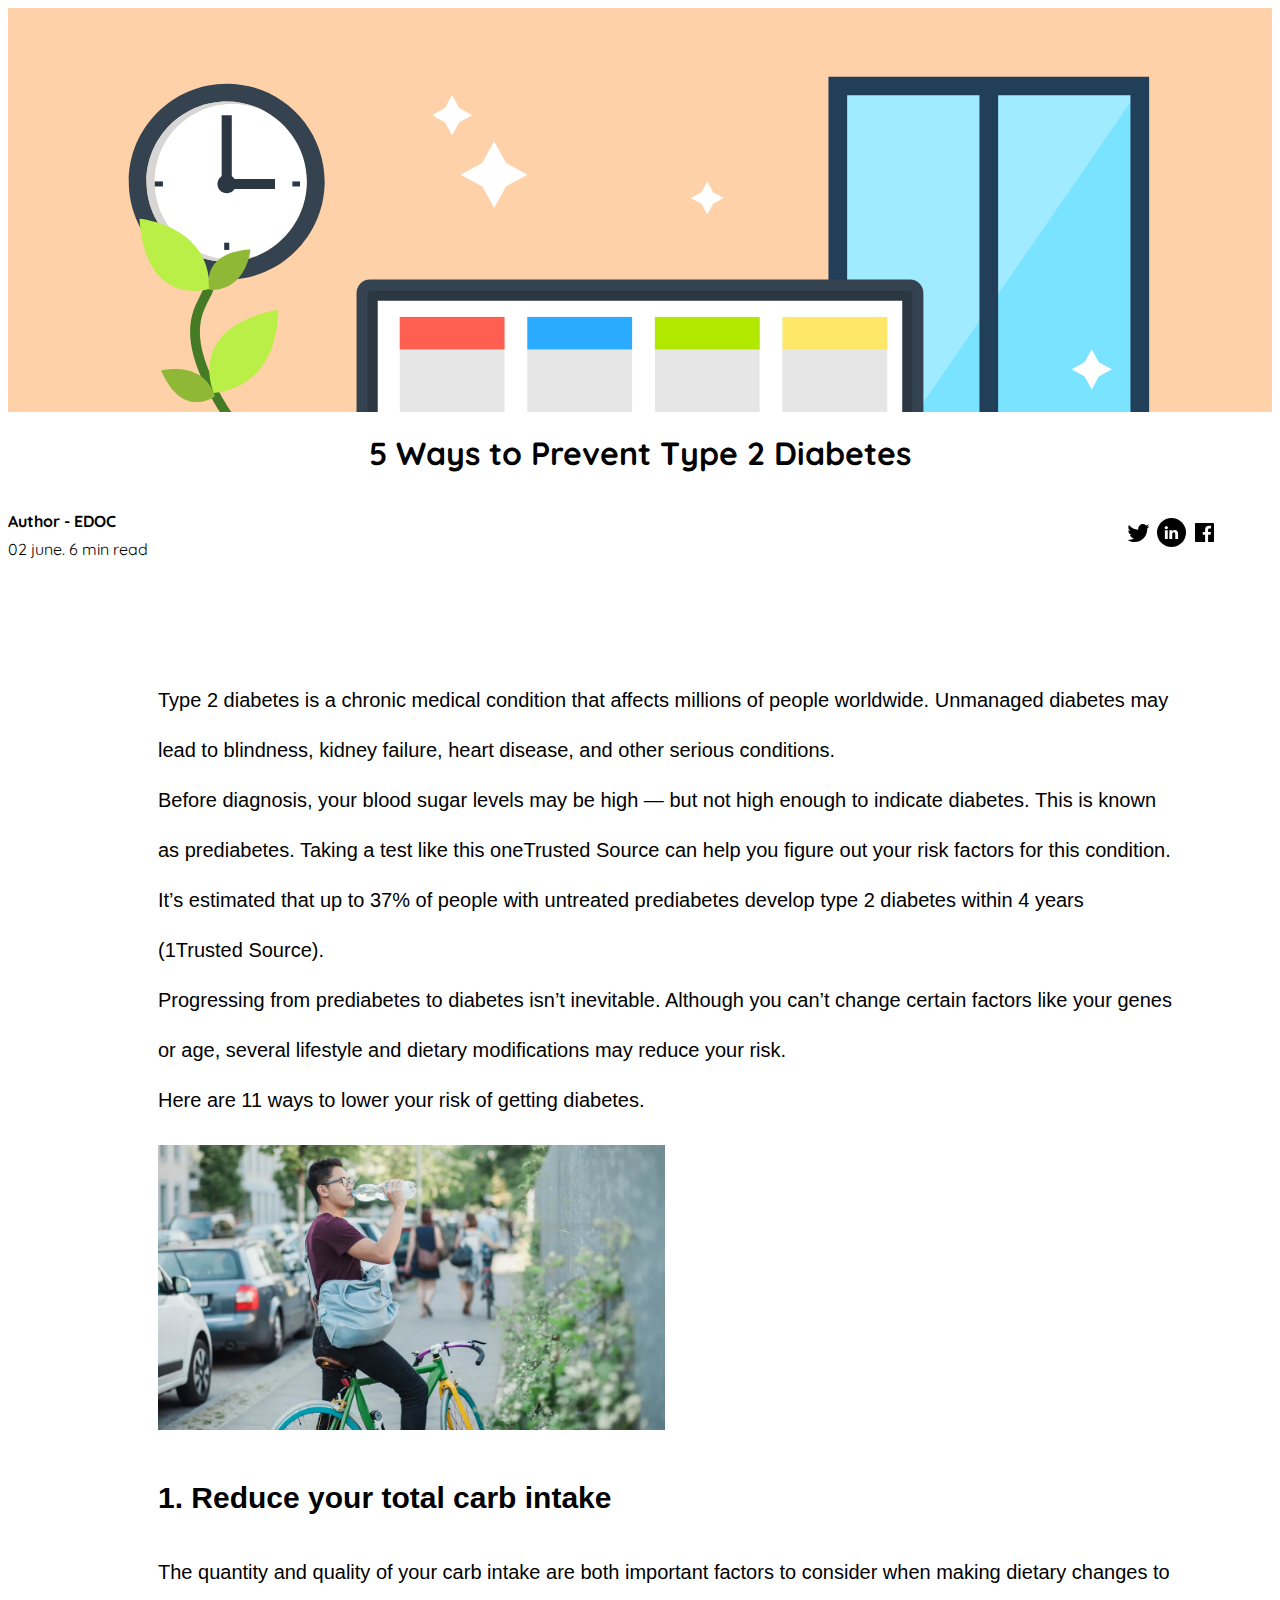
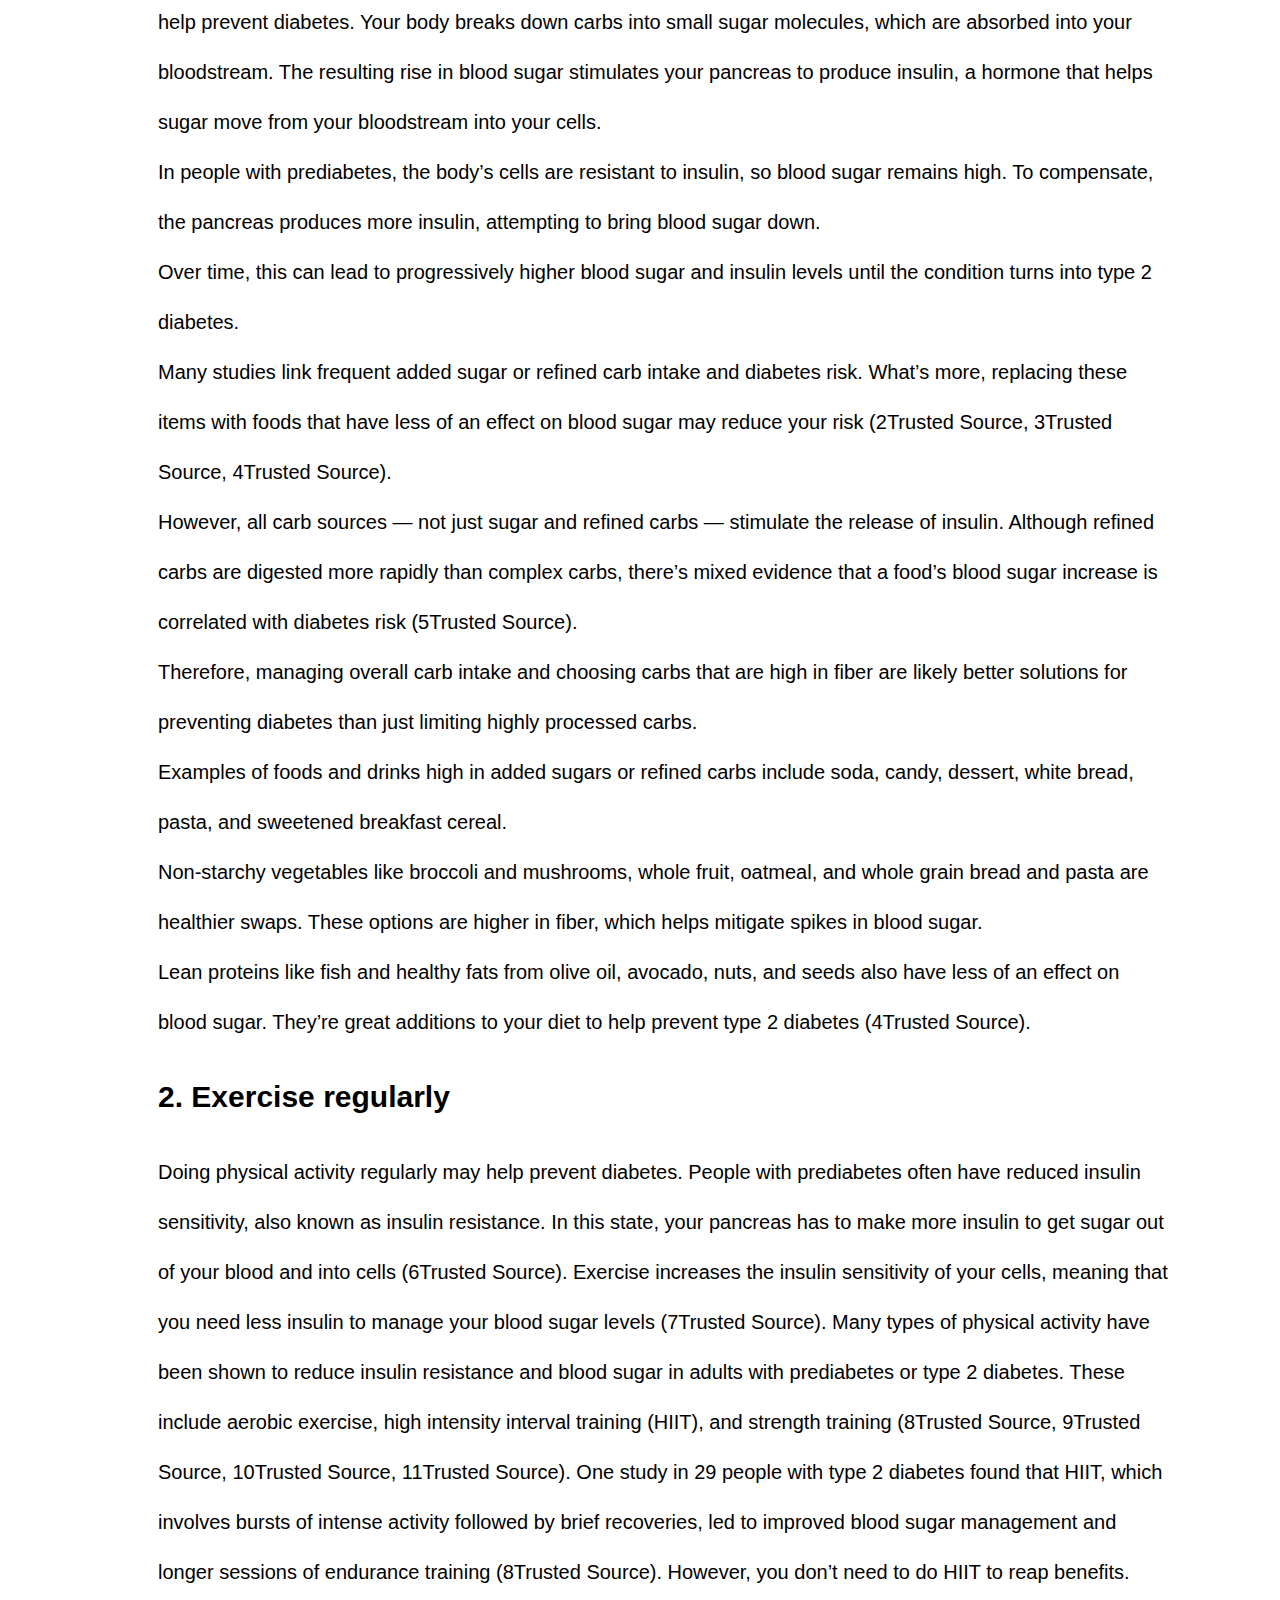
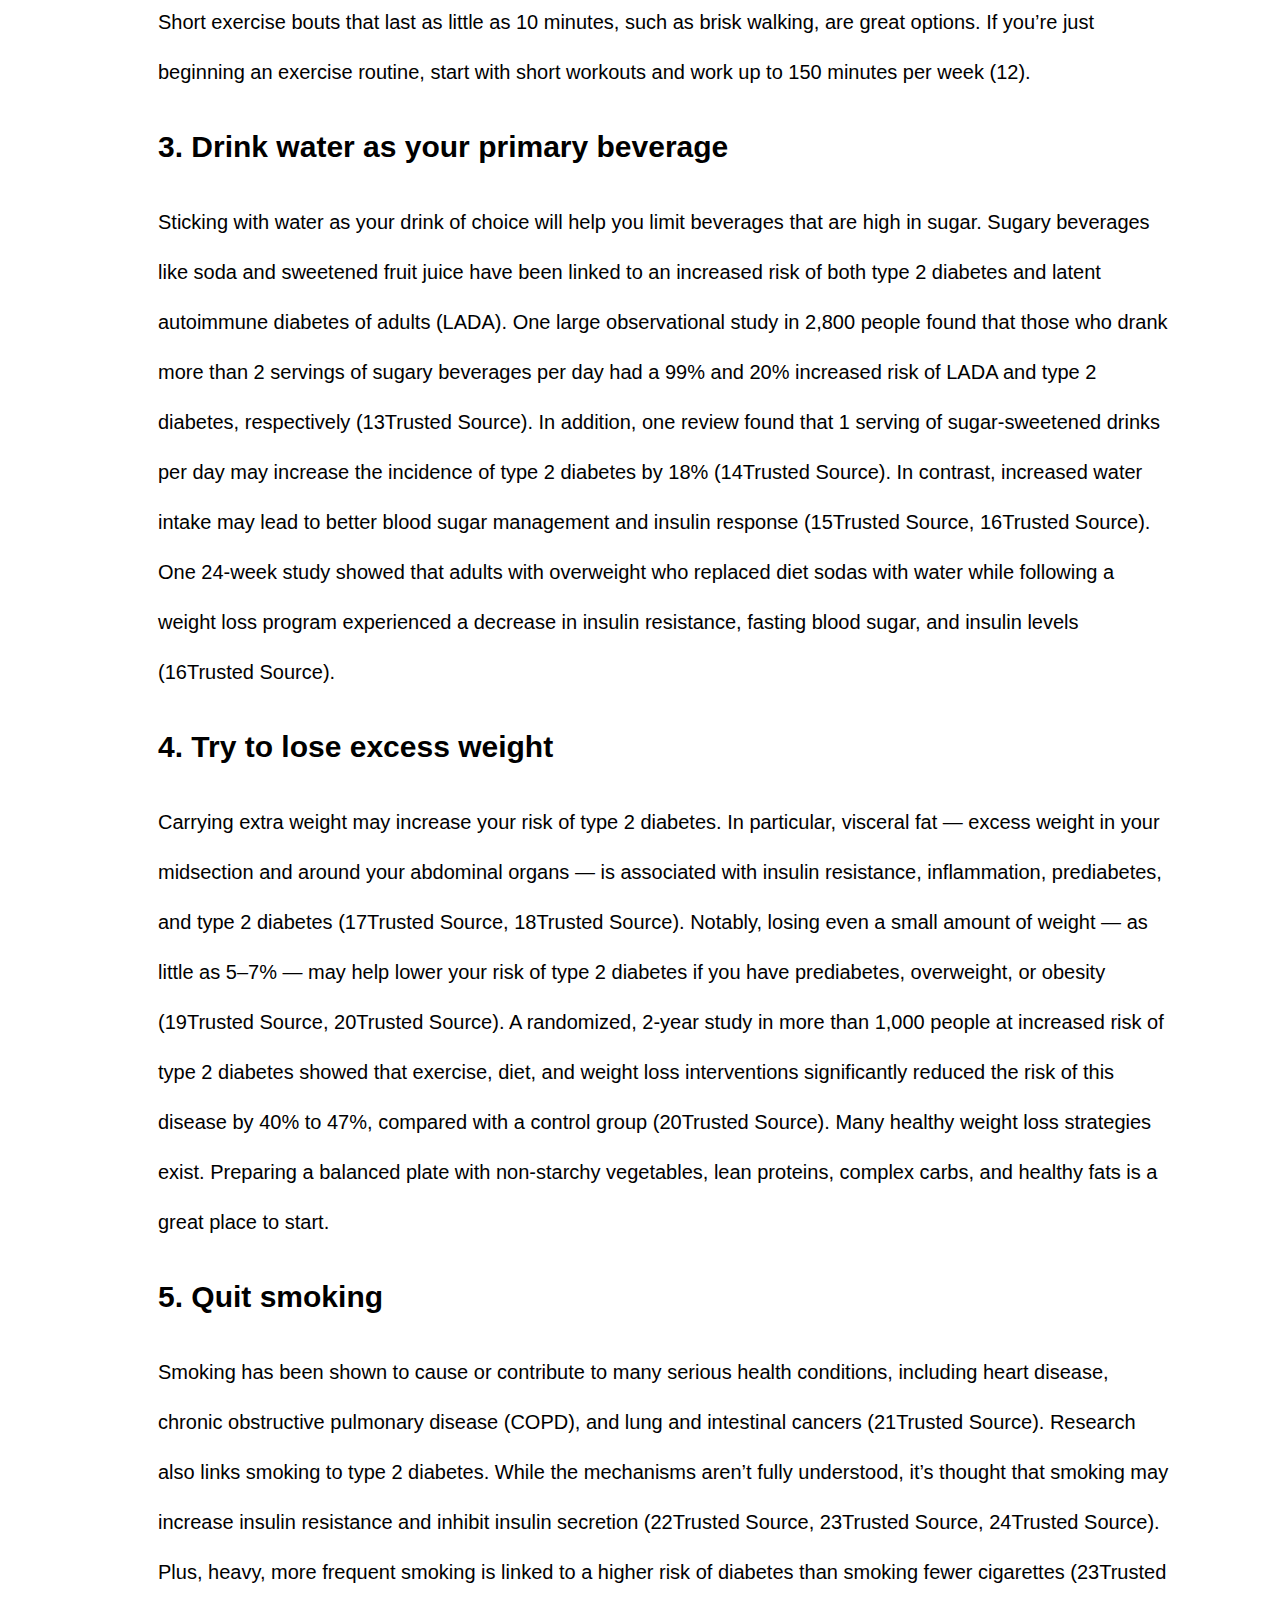
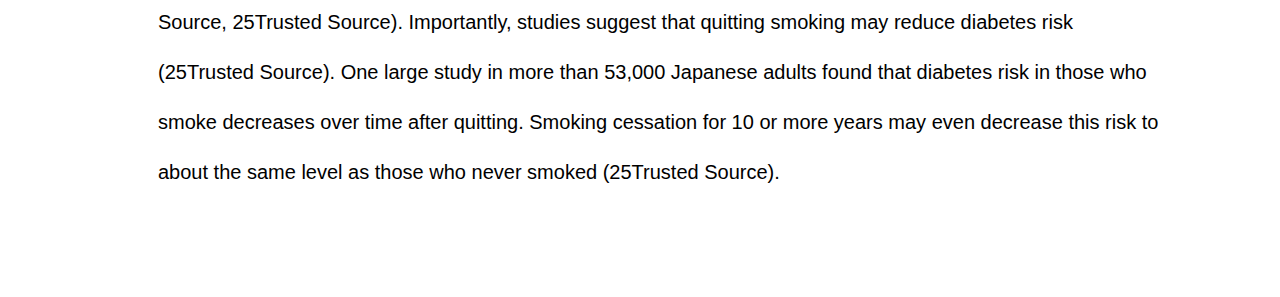
<file: templates/blogpost.html>
<!DOCTYPE html>
<html lang="en">
<head>
    <meta charset="UTF-8">
    <meta http-equiv="X-UA-Compatible" content="IE=edge">
    <meta name="viewport" content="width=device-width, initial-scale=1.0">
    <link rel="preconnect" href="https://fonts.googleapis.com">
    <link rel="preconnect" href="https://fonts.gstatic.com" crossorigin>
    <link href="https://fonts.googleapis.com/css2?family=Quicksand:wght@300display=swap" rel="stylesheet">
    <link rel="stylesheet" href="../static/css/blogpost.css">
    <title>EDOC BLog</title>
</head>
<body>
    <div class="post-img">
        <img src="../static/images/11.svg" alt="">
    </div>
    <div class="m-auto blog-post-content max-width-2 m-auto my-2">
        <h1 class="font1">5 Ways to Prevent Type 2 Diabetes</h1>
        <div class="blogpost-meta">
            <div class="author-info">
                <div>
                <b>
                  Author - EDOC
                </b>
                </div>
                <div>02 june. 6 min read</div>
            </div>
            <div class="social">
                <svg width="29" height="29" class="hk"><path d="M22.05 7.54a4.47 4.47 0 0 0-3.3-1.46 4.53 4.53 0 0 0-4.53 4.53c0 .35.04.7.08 1.05A12.9 12.9 0 0 1 5 6.89a5.1 5.1 0 0 0-.65 2.26c.03 1.6.83 2.99 2.02 3.79a4.3 4.3 0 0 1-2.02-.57v.08a4.55 4.55 0 0 0 3.63 4.44c-.4.08-.8.13-1.21.16l-.81-.08a4.54 4.54 0 0 0 4.2 3.15 9.56 9.56 0 0 1-5.66 1.94l-1.05-.08c2 1.27 4.38 2.02 6.94 2.02 8.3 0 12.86-6.9 12.84-12.85.02-.24 0-.43 0-.65a8.68 8.68 0 0 0 2.26-2.34c-.82.38-1.7.62-2.6.72a4.37 4.37 0 0 0 1.95-2.51c-.84.53-1.81.9-2.83 1.13z"></path></svg>

                <svg style="background: black;
                border-radius: 21px;" width="29" height="29" viewBox="0 0 29 29" fill="none" class="hk"><path d="M5 6.36C5 5.61 5.63 5 6.4 5h16.2c.77 0 1.4.61 1.4 1.36v16.28c0 .75-.63 1.36-1.4 1.36H6.4c-.77 0-1.4-.6-1.4-1.36V6.36z"></path><path fill-rule="evenodd" clip-rule="evenodd" d="M10.76 20.9v-8.57H7.89v8.58h2.87zm-1.44-9.75c1 0 1.63-.65 1.63-1.48-.02-.84-.62-1.48-1.6-1.48-.99 0-1.63.64-1.63 1.48 0 .83.62 1.48 1.59 1.48h.01zM12.35 20.9h2.87v-4.79c0-.25.02-.5.1-.7.2-.5.67-1.04 1.46-1.04 1.04 0 1.46.8 1.46 1.95v4.59h2.87v-4.92c0-2.64-1.42-3.87-3.3-3.87-1.55 0-2.23.86-2.61 1.45h.02v-1.24h-2.87c.04.8 0 8.58 0 8.58z" fill="#fff"></path></svg>

                <svg width="29" height="29" class="hk"><path d="M23.2 5H5.8a.8.8 0 0 0-.8.8V23.2c0 .44.35.8.8.8h9.3v-7.13h-2.38V13.9h2.38v-2.38c0-2.45 1.55-3.66 3.74-3.66 1.05 0 1.95.08 2.2.11v2.57h-1.5c-1.2 0-1.48.57-1.48 1.4v1.96h2.97l-.6 2.97h-2.37l.05 7.12h5.1a.8.8 0 0 0 .79-.8V5.8a.8.8 0 0 0-.8-.79"></path></svg>

            </div>
        </div>
    </div>

    <section id=" container">
            <div class="article">
                <p>Type 2 diabetes is a chronic medical condition that affects millions of people worldwide. Unmanaged diabetes may lead to blindness, kidney failure, heart disease, and other serious conditions. <br>

                    Before diagnosis, your blood sugar levels may be high — but not high enough to indicate diabetes. This is known as prediabetes. Taking a test like this oneTrusted Source can help you figure out your risk factors for this condition. <br>
                    
                    It’s estimated that up to 37% of people with untreated prediabetes develop type 2 diabetes within 4 years (1Trusted Source). <br>
                    
                    Progressing from prediabetes to diabetes isn’t inevitable. Although you can’t change certain factors like your genes or age, several lifestyle and dietary modifications may reduce your risk. <br>
                    
                    Here are 11 ways to lower your risk of getting diabetes.
                </p>

                    <img src="../static/images/man.png" class = "inline-img" alt="a man drinking water">

                    <h2>1. Reduce your total carb intake</h2>

                    <p>The quantity and quality of your carb intake are both important factors to consider when making dietary changes to help prevent diabetes.

                        Your body breaks down carbs into small sugar molecules, which are absorbed into your bloodstream. The resulting rise in blood sugar stimulates your pancreas to produce insulin, a hormone that helps sugar move from your bloodstream into your cells. <br>
                        
                        In people with prediabetes, the body’s cells are resistant to insulin, so blood sugar remains high. To compensate, the pancreas produces more insulin, attempting to bring blood sugar down. <br>
                        
                        Over time, this can lead to progressively higher blood sugar and insulin levels until the condition turns into type 2 diabetes. <br>
                        
                        Many studies link frequent added sugar or refined carb intake and diabetes risk. What’s more, replacing these items with foods that have less of an effect on blood sugar may reduce your risk (2Trusted Source, 3Trusted Source, 4Trusted Source). <br>
                        
                        However, all carb sources — not just sugar and refined carbs — stimulate the release of insulin. Although refined carbs are digested more rapidly than complex carbs, there’s mixed evidence that a food’s blood sugar increase is correlated with diabetes risk (5Trusted Source). <br>
                        
                        Therefore, managing overall carb intake and choosing carbs that are high in fiber are likely better solutions for preventing diabetes than just limiting highly processed carbs. <br>
                        
                        Examples of foods and drinks high in added sugars or refined carbs include soda, candy, dessert, white bread, pasta, and sweetened breakfast cereal. <br>
                        
                        Non-starchy vegetables like broccoli and mushrooms, whole fruit, oatmeal, and whole grain bread and pasta are healthier swaps. These options are higher in fiber, which helps mitigate spikes in blood sugar. <br>
                        
                        Lean proteins like fish and healthy fats from olive oil, avocado, nuts, and seeds also have less of an effect on blood sugar. They’re great additions to your diet to help prevent type 2 diabetes (4Trusted Source).</p>

                        <h2>2. Exercise regularly</h2>
                        <p>Doing physical activity regularly may help prevent diabetes.

                            People with prediabetes often have reduced insulin sensitivity, also known as insulin resistance. In this state, your pancreas has to make more insulin to get sugar out of your blood and into cells (6Trusted Source).
                            
                            Exercise increases the insulin sensitivity of your cells, meaning that you need less insulin to manage your blood sugar levels (7Trusted Source).
                            
                            Many types of physical activity have been shown to reduce insulin resistance and blood sugar in adults with prediabetes or type 2 diabetes. These include aerobic exercise, high intensity interval training (HIIT), and strength training (8Trusted Source, 9Trusted Source, 10Trusted Source, 11Trusted Source).
                            
                            One study in 29 people with type 2 diabetes found that HIIT, which involves bursts of intense activity followed by brief recoveries, led to improved blood sugar management and longer sessions of endurance training (8Trusted Source).
                            
                            However, you don’t need to do HIIT to reap benefits. Short exercise bouts that last as little as 10 minutes, such as brisk walking, are great options. If you’re just beginning an exercise routine, start with short workouts and work up to 150 minutes per week (12).</p>

                            <h2>3. Drink water as your primary beverage</h2>
                            <p>Sticking with water as your drink of choice will help you limit beverages that are high in sugar.

                                Sugary beverages like soda and sweetened fruit juice have been linked to an increased risk of both type 2 diabetes and latent autoimmune diabetes of adults (LADA).
                                
                                One large observational study in 2,800 people found that those who drank more than 2 servings of sugary beverages per day had a 99% and 20% increased risk of LADA and type 2 diabetes, respectively (13Trusted Source).
                                
                                In addition, one review found that 1 serving of sugar-sweetened drinks per day may increase the incidence of type 2 diabetes by 18% (14Trusted Source).
                                
                                In contrast, increased water intake may lead to better blood sugar management and insulin response (15Trusted Source, 16Trusted Source).
                                
                                One 24-week study showed that adults with overweight who replaced diet sodas with water while following a weight loss program experienced a decrease in insulin resistance, fasting blood sugar, and insulin levels (16Trusted Source).</p>

                                <h2>4. Try to lose excess weight</h2>
                                <p>Carrying extra weight may increase your risk of type 2 diabetes.

                                    In particular, visceral fat — excess weight in your midsection and around your abdominal organs — is associated with insulin resistance, inflammation, prediabetes, and type 2 diabetes (17Trusted Source, 18Trusted Source).
                                    
                                    Notably, losing even a small amount of weight — as little as 5–7% — may help lower your risk of type 2 diabetes if you have prediabetes, overweight, or obesity (19Trusted Source, 20Trusted Source).
                                    
                                    A randomized, 2-year study in more than 1,000 people at increased risk of type 2 diabetes showed that exercise, diet, and weight loss interventions significantly reduced the risk of this disease by 40% to 47%, compared with a control group (20Trusted Source).
                                    
                                    Many healthy weight loss strategies exist. Preparing a balanced plate with non-starchy vegetables, lean proteins, complex carbs, and healthy fats is a great place to start.</p>
                                <h2>5. Quit smoking</h2>
                                <p>Smoking has been shown to cause or contribute to many serious health conditions, including heart disease, chronic obstructive pulmonary disease (COPD), and lung and intestinal cancers (21Trusted Source).

                                    Research also links smoking to type 2 diabetes. While the mechanisms aren’t fully understood, it’s thought that smoking may increase insulin resistance and inhibit insulin secretion (22Trusted Source, 23Trusted Source, 24Trusted Source).
                                    
                                    Plus, heavy, more frequent smoking is linked to a higher risk of diabetes than smoking fewer cigarettes (23Trusted Source, 25Trusted Source).
                                    
                                    Importantly, studies suggest that quitting smoking may reduce diabetes risk (25Trusted Source).
                                    
                                    One large study in more than 53,000 Japanese adults found that diabetes risk in those who smoke decreases over time after quitting. Smoking cessation for 10 or more years may even decrease this risk to about the same level as those who never smoked (25Trusted Source).</p>
                
            </div>
    </section>
</body>
</html>
</file>
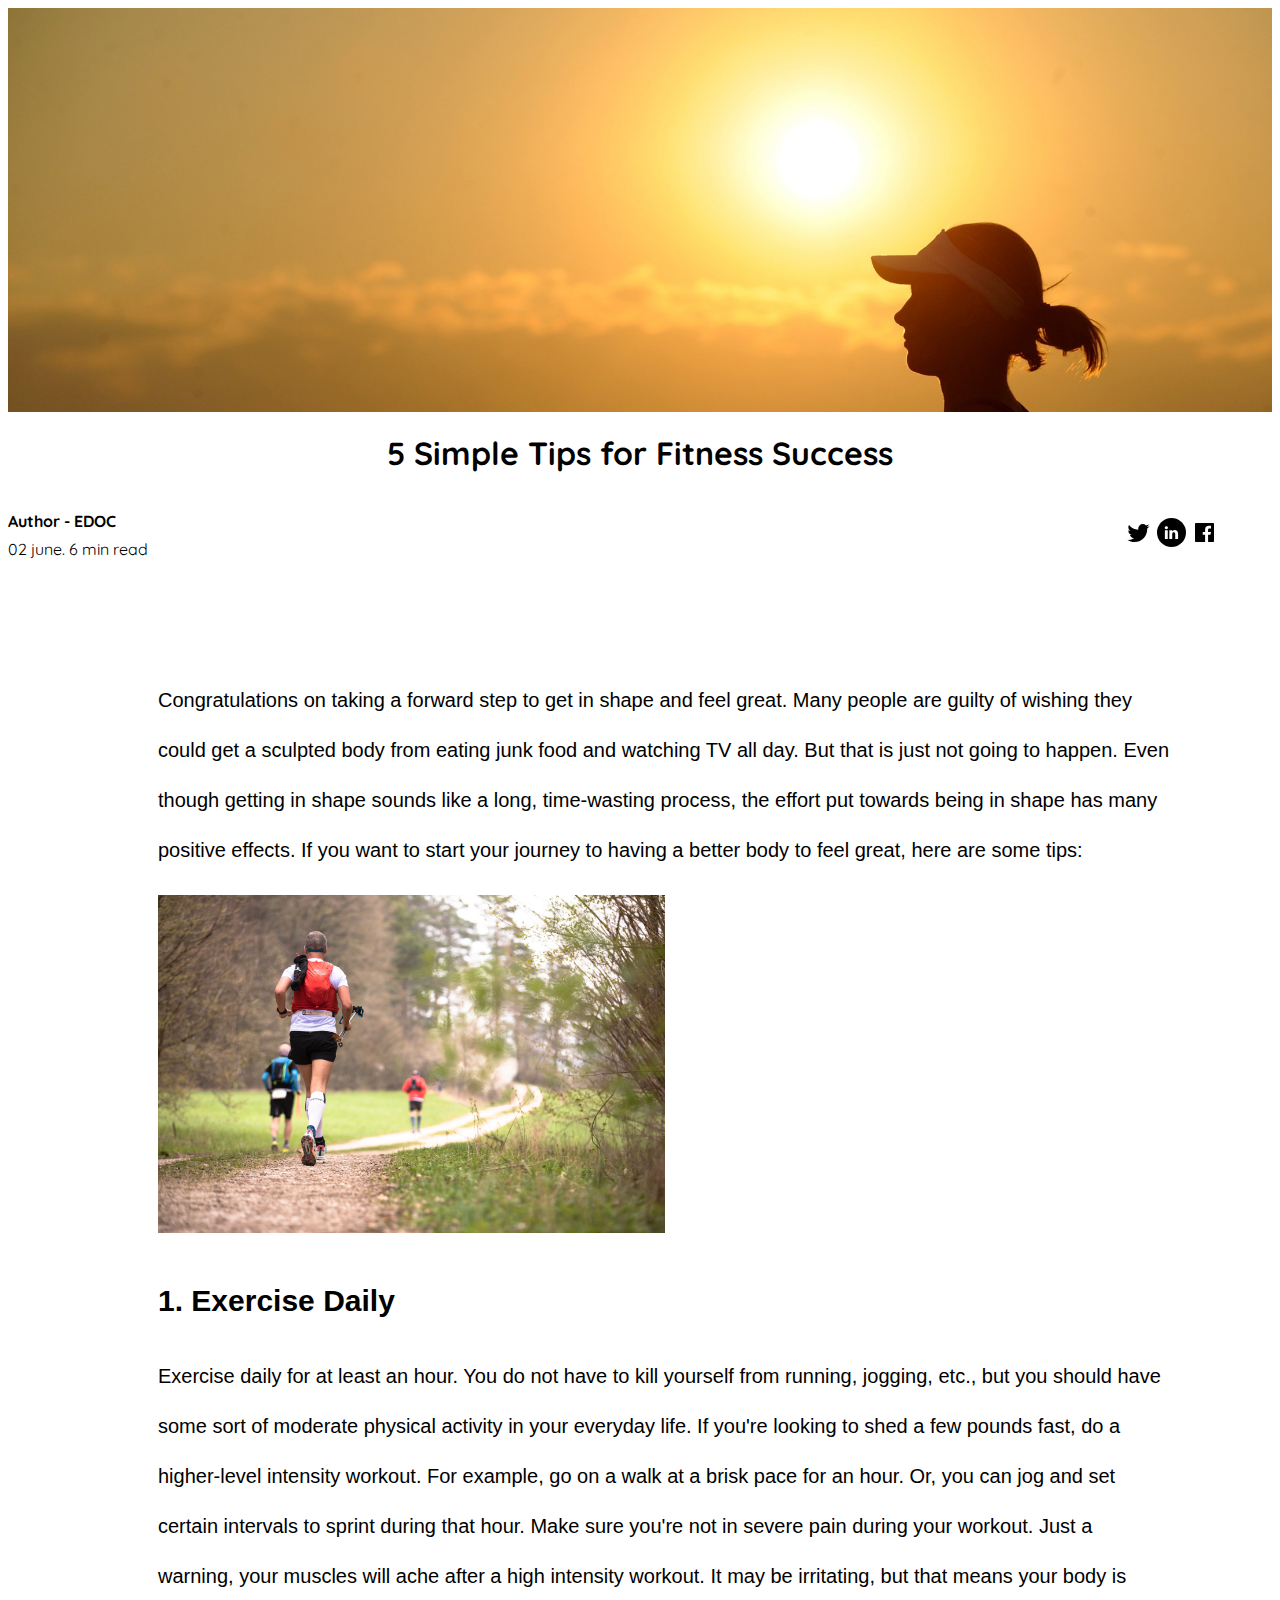
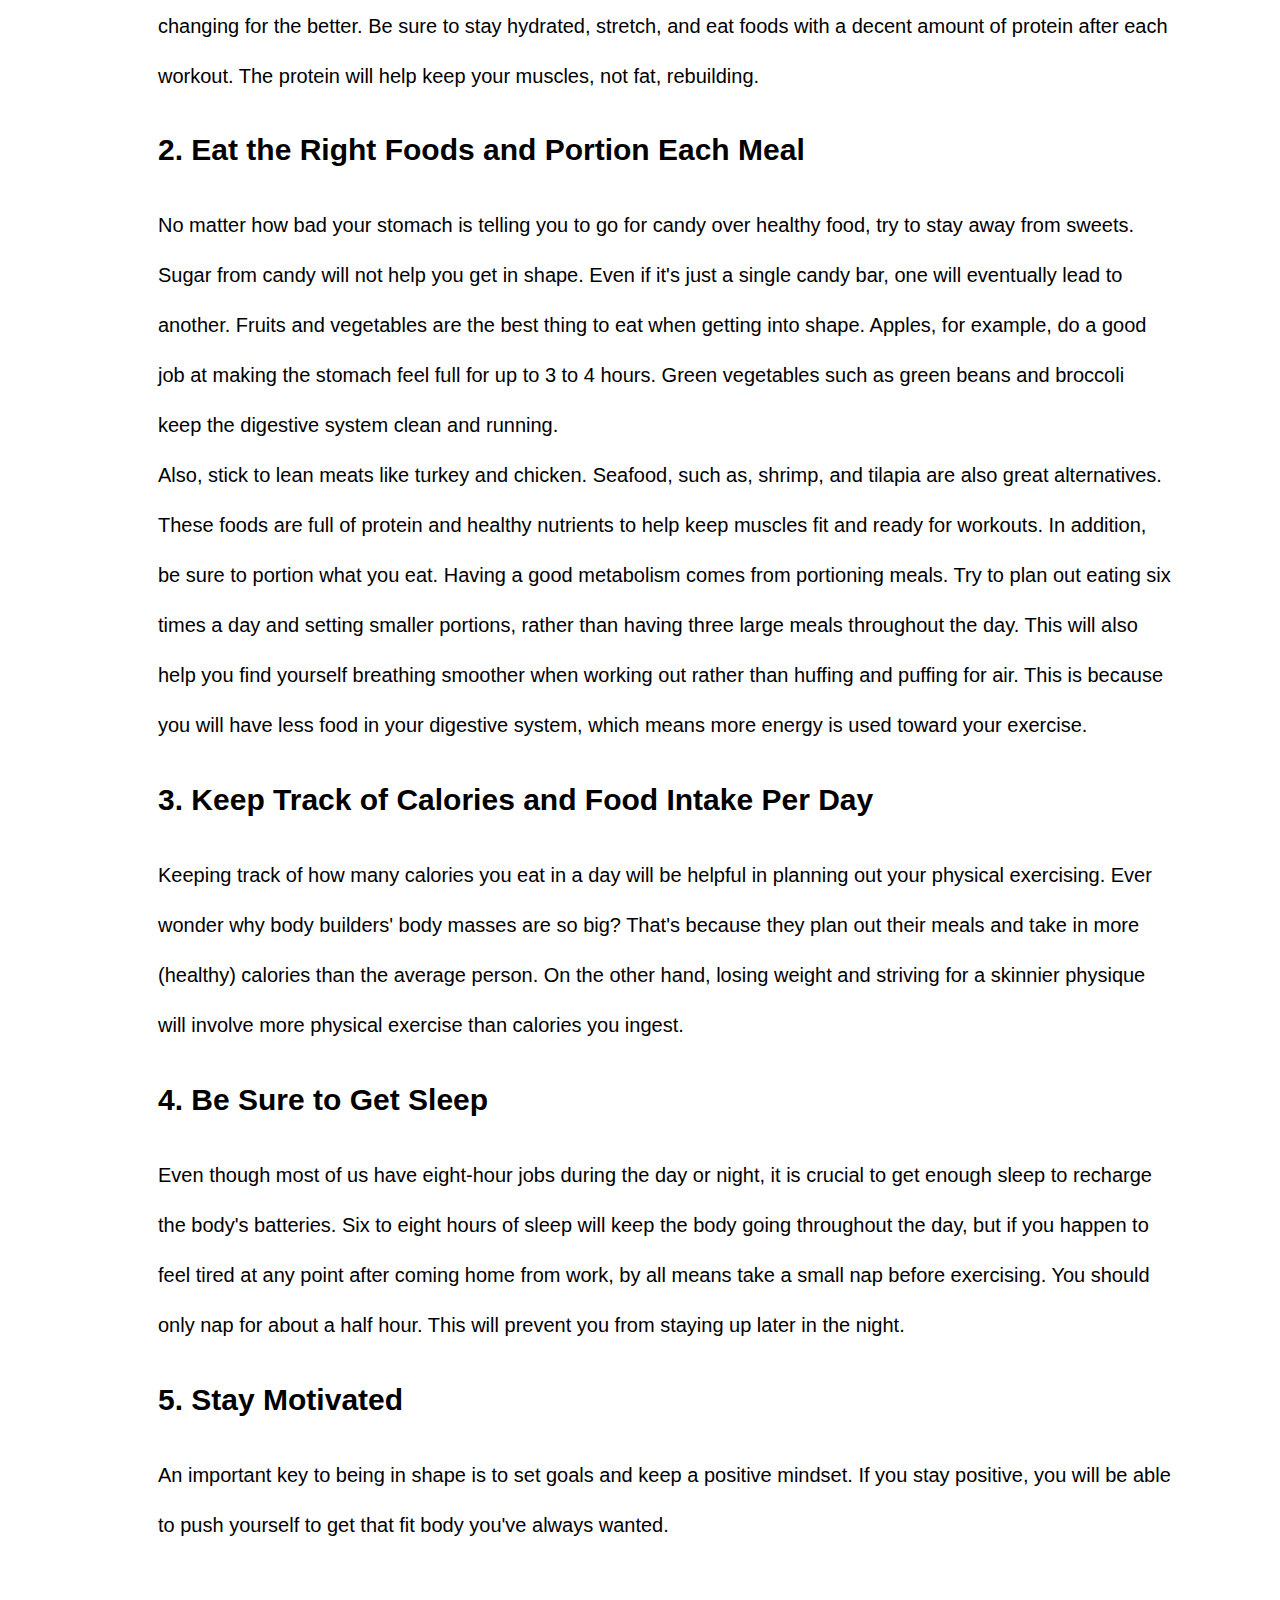
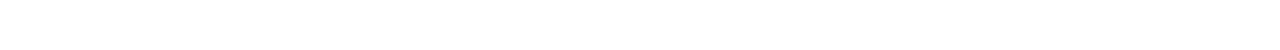
<file: templates/blogpost2.html>
<!DOCTYPE html>
<html lang="en">

<head>
    <meta charset="UTF-8">
    <meta http-equiv="X-UA-Compatible" content="IE=edge">
    <meta name="viewport" content="width=device-width, initial-scale=1.0">
    <link rel="preconnect" href="https://fonts.googleapis.com">
    <link rel="preconnect" href="https://fonts.gstatic.com" crossorigin>
    <link href="https://fonts.googleapis.com/css2?family=Quicksand:wght@300display=swap" rel="stylesheet">
    <link rel="stylesheet" href="../static/css/blogpost.css">
    <title>EDOC BLog</title>
</head>

<body>
    <div class="post-img">
        <img src="../static/images/WomenRunning.jpg"  alt="">
    </div>
    <div class="m-auto blog-post-content max-width-2 m-auto my-2">
        <h1 class="font1">5 Simple Tips for Fitness Success
        </h1>
        <div class="blogpost-meta">
            <div class="author-info">
                <div>
                    <b>
                        Author - EDOC
                    </b>
                </div>
                <div>02 june. 6 min read</div>
            </div>
            <div class="social">
                <svg width="29" height="29" class="hk">
                    <path
                        d="M22.05 7.54a4.47 4.47 0 0 0-3.3-1.46 4.53 4.53 0 0 0-4.53 4.53c0 .35.04.7.08 1.05A12.9 12.9 0 0 1 5 6.89a5.1 5.1 0 0 0-.65 2.26c.03 1.6.83 2.99 2.02 3.79a4.3 4.3 0 0 1-2.02-.57v.08a4.55 4.55 0 0 0 3.63 4.44c-.4.08-.8.13-1.21.16l-.81-.08a4.54 4.54 0 0 0 4.2 3.15 9.56 9.56 0 0 1-5.66 1.94l-1.05-.08c2 1.27 4.38 2.02 6.94 2.02 8.3 0 12.86-6.9 12.84-12.85.02-.24 0-.43 0-.65a8.68 8.68 0 0 0 2.26-2.34c-.82.38-1.7.62-2.6.72a4.37 4.37 0 0 0 1.95-2.51c-.84.53-1.81.9-2.83 1.13z">
                    </path>
                </svg>

                <svg style="background: black;
                border-radius: 21px;" width="29" height="29" viewBox="0 0 29 29" fill="none" class="hk">
                    <path
                        d="M5 6.36C5 5.61 5.63 5 6.4 5h16.2c.77 0 1.4.61 1.4 1.36v16.28c0 .75-.63 1.36-1.4 1.36H6.4c-.77 0-1.4-.6-1.4-1.36V6.36z">
                    </path>
                    <path fill-rule="evenodd" clip-rule="evenodd"
                        d="M10.76 20.9v-8.57H7.89v8.58h2.87zm-1.44-9.75c1 0 1.63-.65 1.63-1.48-.02-.84-.62-1.48-1.6-1.48-.99 0-1.63.64-1.63 1.48 0 .83.62 1.48 1.59 1.48h.01zM12.35 20.9h2.87v-4.79c0-.25.02-.5.1-.7.2-.5.67-1.04 1.46-1.04 1.04 0 1.46.8 1.46 1.95v4.59h2.87v-4.92c0-2.64-1.42-3.87-3.3-3.87-1.55 0-2.23.86-2.61 1.45h.02v-1.24h-2.87c.04.8 0 8.58 0 8.58z"
                        fill="#fff"></path>
                </svg>

                <svg width="29" height="29" class="hk">
                    <path
                        d="M23.2 5H5.8a.8.8 0 0 0-.8.8V23.2c0 .44.35.8.8.8h9.3v-7.13h-2.38V13.9h2.38v-2.38c0-2.45 1.55-3.66 3.74-3.66 1.05 0 1.95.08 2.2.11v2.57h-1.5c-1.2 0-1.48.57-1.48 1.4v1.96h2.97l-.6 2.97h-2.37l.05 7.12h5.1a.8.8 0 0 0 .79-.8V5.8a.8.8 0 0 0-.8-.79">
                    </path>
                </svg>

            </div>
        </div>
    </div>

    <section id=" container">
        <div class="article">
            <p>Congratulations on taking a forward step to get in shape and feel great. Many people are guilty of
                wishing they could get a sculpted body from eating junk food and watching TV all day. But that is just
                not going to happen. Even though getting in shape sounds like a long, time-wasting process, the effort
                put towards being in shape has many positive effects. If you want to start your journey to having a
                better body to feel great, here are some tips:
            </p>

            <img src="../static/images/Exercise.jpg" class="inline-img" alt="a man drinking water">

            <h2>1. Exercise Daily</h2>

            <p>Exercise daily for at least an hour. You do not have to kill yourself from running, jogging, etc.,
                but you should have some sort of moderate physical activity in your everyday life. If you're looking
                to shed a few pounds fast, do a higher-level intensity workout. For example, go on a walk at a brisk
                pace for an hour. Or, you can jog and set certain intervals to sprint during that hour. Make sure you're
                not in severe pain during your workout. Just a warning, your muscles will ache after a high intensity
                workout.
                It may be irritating, but that means your body is changing for the better. Be sure to stay hydrated,
                stretch,
                and eat foods with a decent amount of protein after each workout. The protein will help keep your
                muscles, not
                fat, rebuilding.</p>
            <h2>2. Eat the Right Foods and Portion Each Meal</h2>
            <p>No matter how bad your stomach is telling you to go for candy over healthy food, try to stay away from
                sweets.
                Sugar from candy will not help you get in shape. Even if it's just a single candy bar, one will
                eventually lead to another.
                Fruits and vegetables are the best thing to eat when getting into shape. Apples, for example, do a good
                job at making the
                stomach feel full for up to 3 to 4 hours. Green vegetables such as green beans and broccoli keep the
                digestive system clean and running.<br>
                Also, stick to lean meats like turkey and chicken. Seafood, such as, shrimp, and tilapia are also great
                alternatives.
                These foods are full of protein and healthy nutrients to help keep muscles fit and ready for workouts.
                In addition, be sure to
                portion what you eat. Having a good metabolism comes from portioning meals. Try to plan out eating six
                times a day and setting
                smaller portions, rather than having three large meals throughout the day. This will also help you find
                yourself breathing smoother
                when working out rather than huffing and puffing for air. This is because you will have less food in
                your digestive system, which
                means more energy is used toward your exercise.
            </p>

            <h2>3. Keep Track of Calories and Food Intake Per Day</h2>
            <p>Keeping track of how many calories you eat in a day will be helpful in planning out your physical exercising. 
               Ever wonder why body builders' body masses are so big? That's because they plan out their meals and take in more 
               (healthy) calories than the average person. On the other hand, losing weight and striving for a skinnier physique 
               will involve more physical exercise than calories you ingest.
            </p>

            <h2>4. Be Sure to Get Sleep</h2>
            <p>Even though most of us have eight-hour jobs during the day or night, it is crucial to get enough sleep to recharge 
                the body's batteries. Six to eight hours of sleep will keep the body going throughout the day, but if you happen 
                to feel tired at any point after coming home from work, by all means take a small nap before exercising. You should 
                only nap for about a half hour. This will prevent you from staying up later in the night.
            </p>
            <h2>5. Stay Motivated</h2>
            <p>An important key to being in shape is to set goals and keep a positive mindset. If you stay positive, you will be able 
                to push yourself to get that fit body you've always wanted.
            </p>

        </div>
    </section>
</body>

</html>
</file>
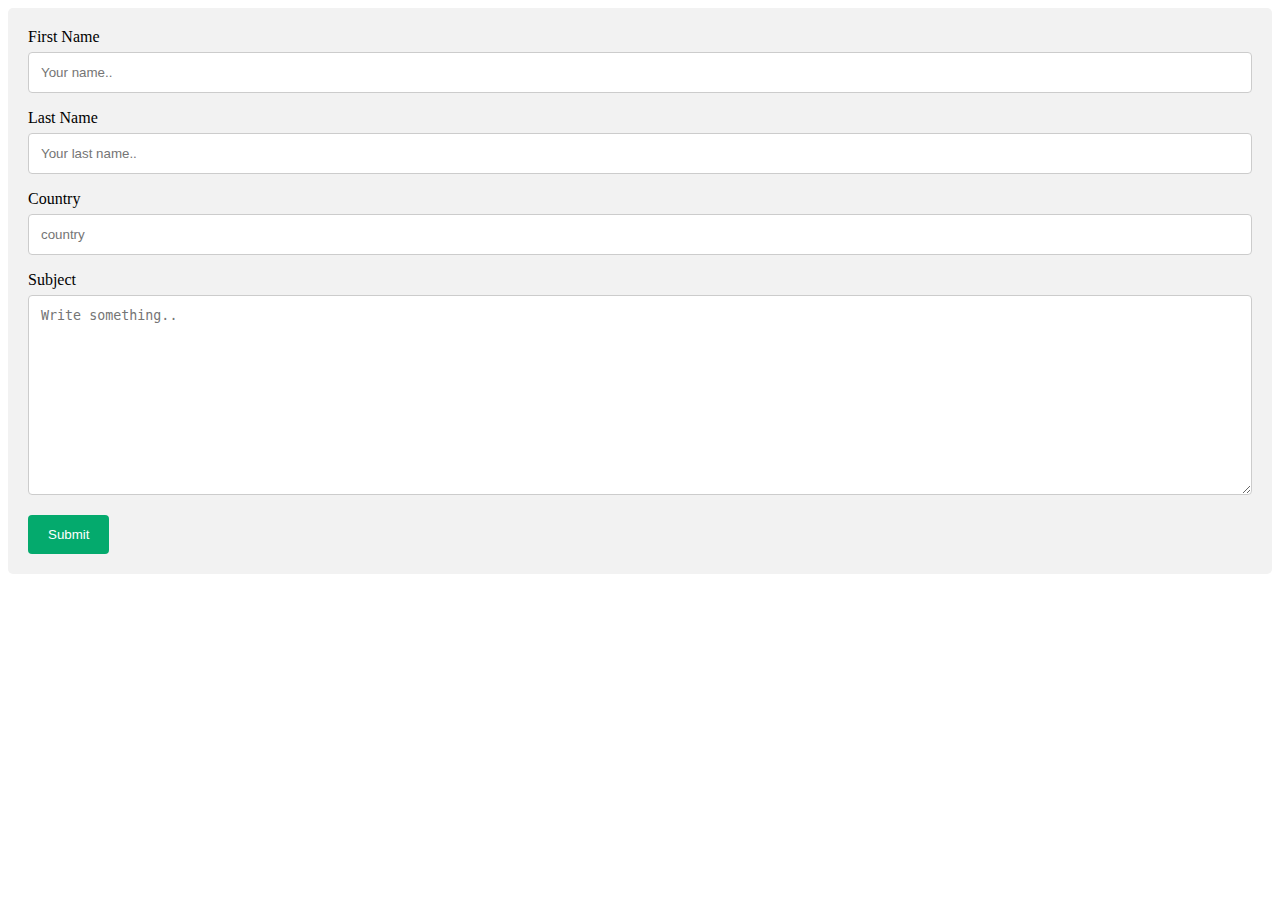
<file: templates/contact.html>
<!DOCTYPE html>
<html lang="en">
<head>
    <meta charset="UTF-8">
    <meta http-equiv="X-UA-Compatible" content="IE=edge">
    <meta name="viewport" content="width=device-width, initial-scale=1.0">
    <link rel="stylesheet" href="../static/css/contact.css">
    <title>contact form</title>
</head>
<body>
    <div class="container">
        <form class="form" method="post" action="/add_contact">
      
          <label for="fname">First Name</label>
          <input type="text" id="fname" name="firstname" placeholder="Your name..">
      
          <label for="lname">Last Name</label>
          <input type="text" id="lname" name="lastname" placeholder="Your last name..">
      
          <label for="country">Country</label>
          <input type="text" id="country" name="country" placeholder="country">
          </select>
      
          <label for="subject">Subject</label>
          <textarea id="subject" name="subject" placeholder="Write something.." style="height:200px"></textarea>
      
          <input type="submit" value="Submit">
      
        </form>
      </div>
</body>
</html>
</file>
<file: static/css/blogpost.css>
body {
    font-family: 'Quicksand', sans-serif;
}

#container {
    display: flex;
    align-items: center;
    justify-content: center;
    flex-direction: column;
}

h1 {
    text-align: center;
}

.article {
    text-align: left;
    margin: 100px;
    padding-left: 50px;
    line-height: 50px;
    font-size: 20px;
    font-family: Arial, Helvetica, sans-serif;
}

.inline-img {
    max-width: 50%;
    height: auto;
}

.post-img{
    height: 404px;
    overflow: hidden; 
}
.post-img img{
    width: 100%;
}

blog-post-content h1{
    text-align: center;
}
.blog-post-content p{
    font-size: 18px; 
}

.row{
    display: flex;
}
.more-post{
    flex-direction: column; 
    align-items: center;
}
.blogpost-meta{ 
    display: flex;
    justify-content: space-between;
}

.author-info{
    margin: 12px 0;
}
.author-info div{
    padding: 4px 0px;
    font-family: var(--font2);
}
.social{
    padding-right: 53px;
    align-self: center;
    cursor: pointer;
}
</file>
<file: static/css/contact.css>
/* Style inputs with type="text", select elements and textareas */
input[type=text], select, textarea {
    width: 100%; 
    padding: 12px;  
    border: 1px solid #ccc; 
    border-radius: 4px; 
    box-sizing: border-box; 
    margin-top: 6px; 
    margin-bottom: 16px; 
    resize: vertical 
  }
  
  /* Style the submit button with a specific background color etc */
  input[type=submit] {
    background-color: #04AA6D;
    color: white;
    padding: 12px 20px;
    border: none;
    border-radius: 4px;
    cursor: pointer;
  }
  
  /* When moving the mouse over the submit button, add a darker green color */
  input[type=submit]:hover {
    background-color: #45a049;
  }
  
  /* Add a background color and some padding around the form */
  .container {
    border-radius: 5px;
    background-color: #f2f2f2;
    padding: 20px;
  }
</file>
